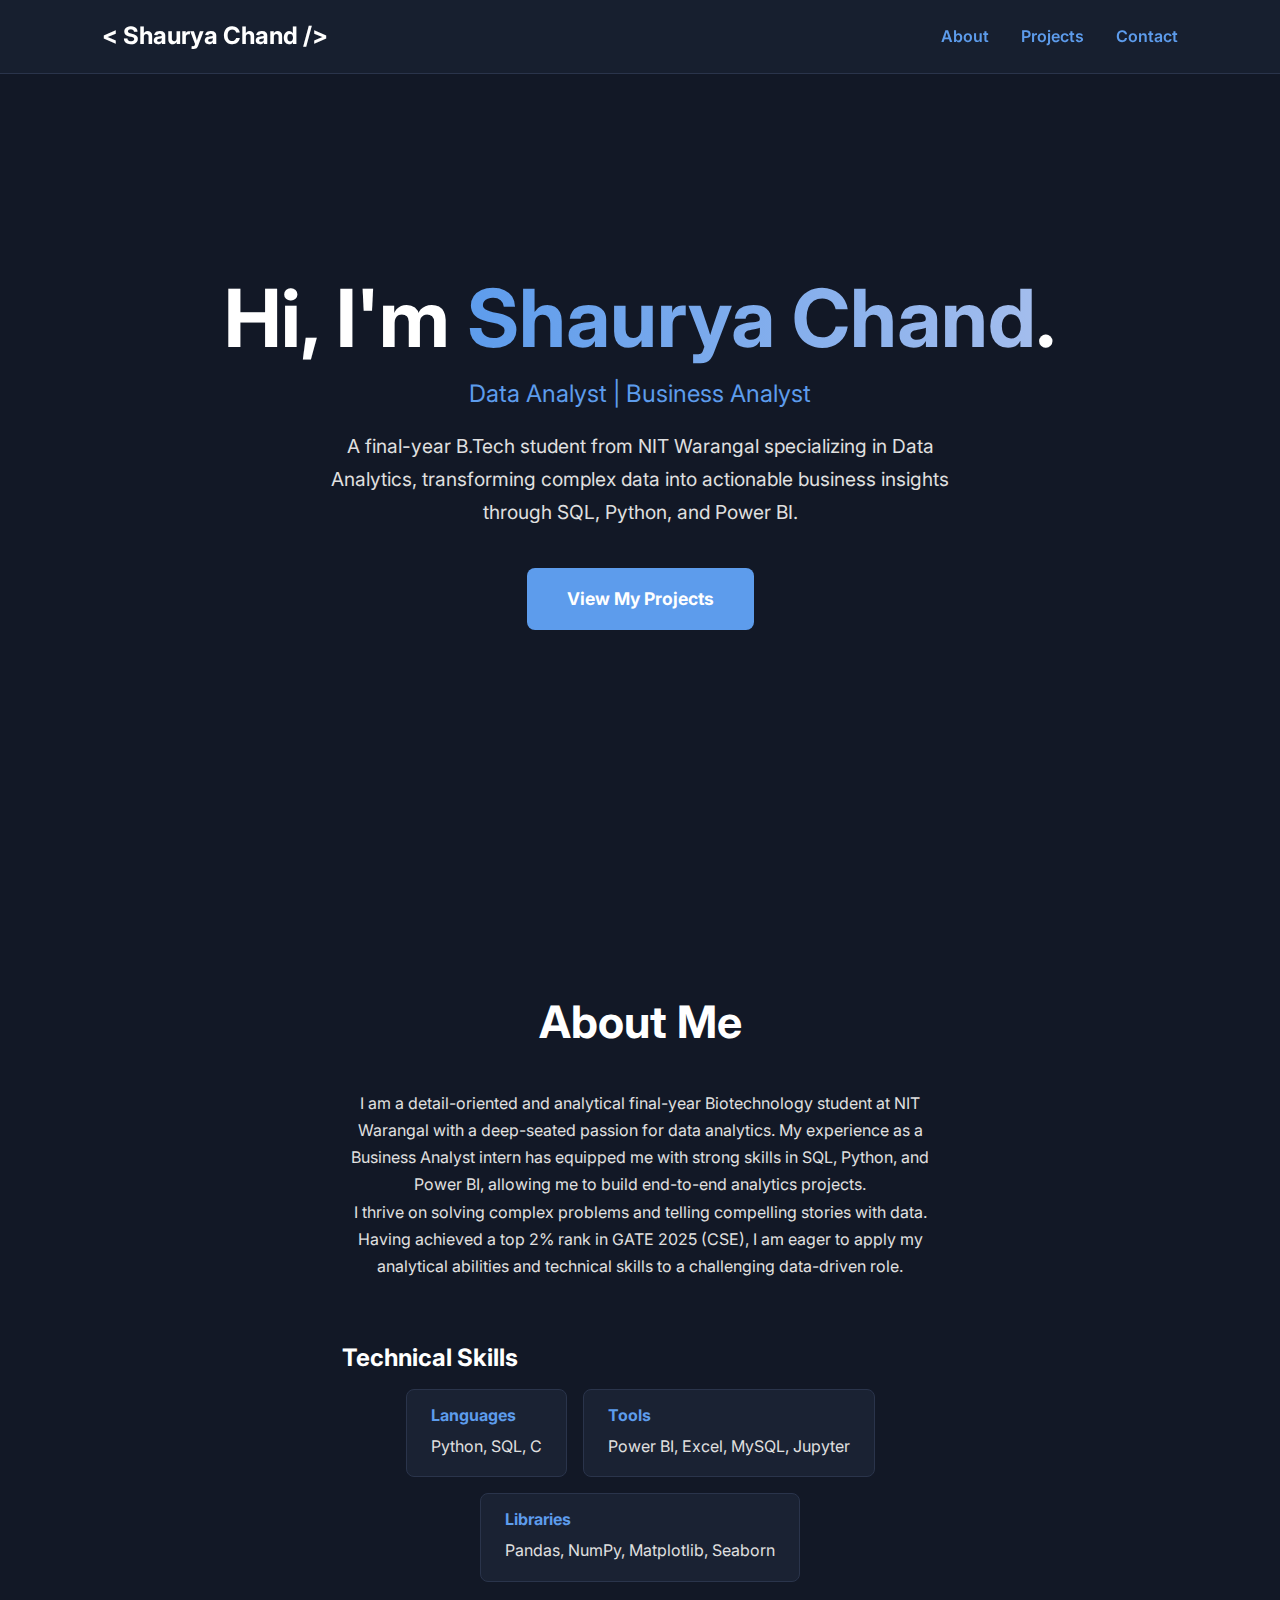
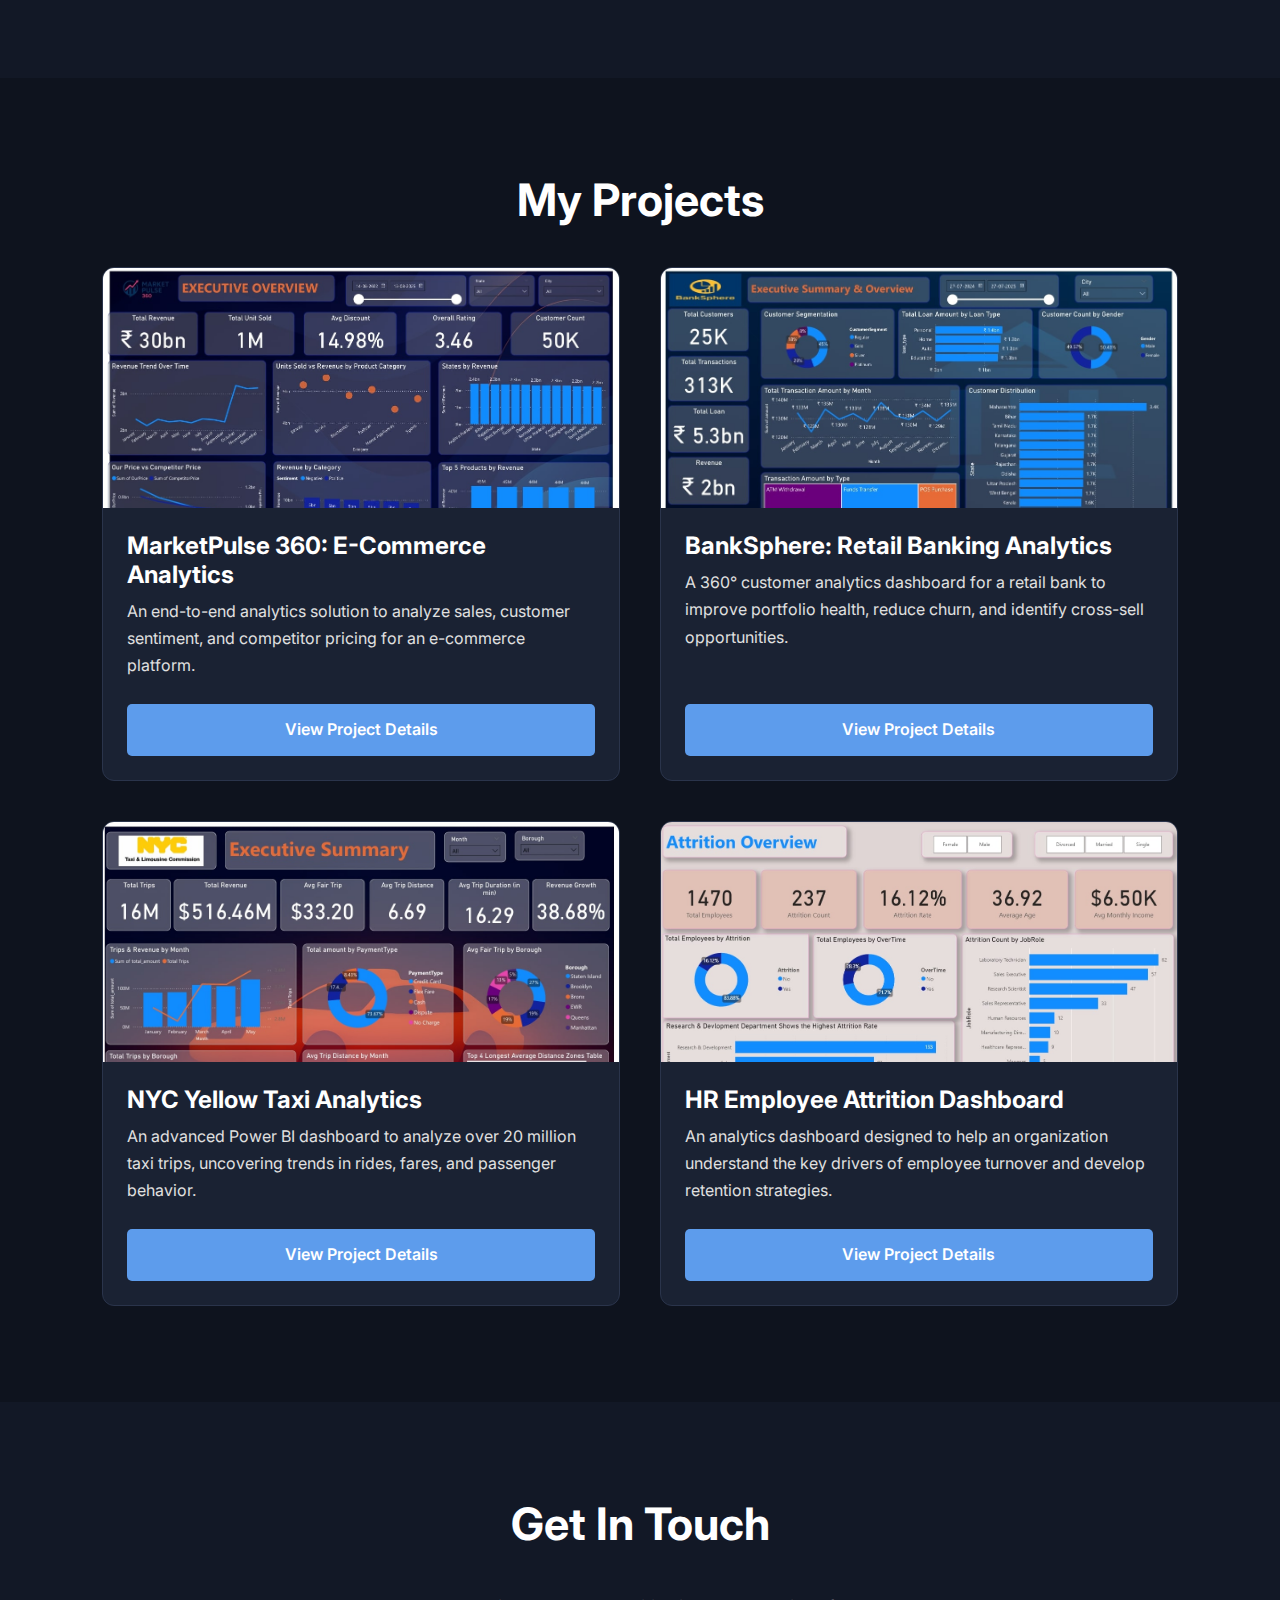
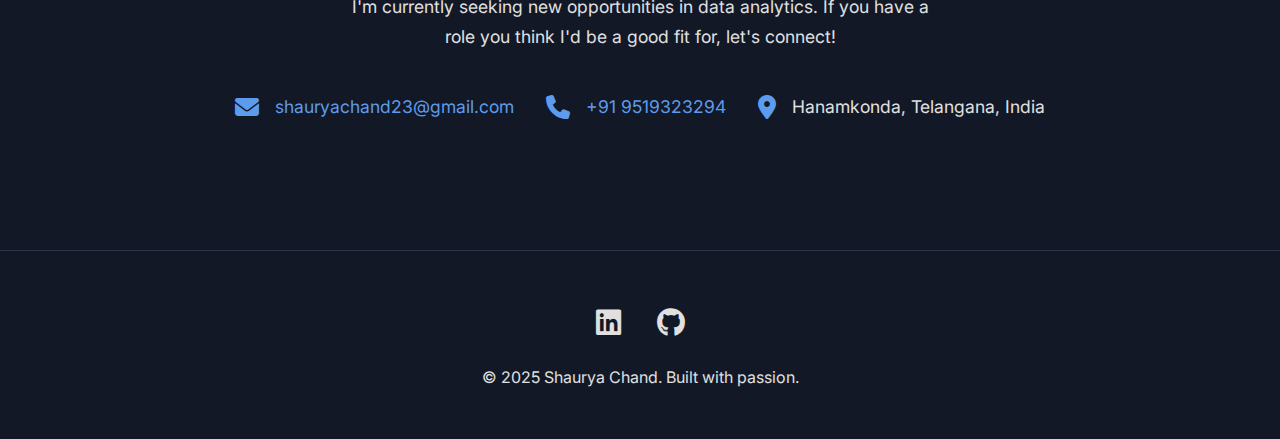
<file: index.html>
<!DOCTYPE html>
<html lang="en">
<head>
    <meta charset="UTF-8">
    <meta name="viewport" content="width=device-width, initial-scale=1.0">
    <title>Shaurya Chand | Data Analyst Portfolio</title>
    <link rel="stylesheet" href="style.css">
    <link rel="preconnect" href="https://fonts.googleapis.com">
    <link rel="preconnect" href="https://fonts.gstatic.com" crossorigin>
    <link href="https://fonts.googleapis.com/css2?family=Inter:wght@300;400;600;700&display=swap" rel="stylesheet">
    <link rel="stylesheet" href="https://cdnjs.cloudflare.com/ajax/libs/font-awesome/6.5.2/css/all.min.css">
</head>
<body>
    <header>
        <nav class="navbar">
            <div class="logo"><a href="index.html">&lt; Shaurya Chand /&gt;</a></div>
            <ul class="nav-links">
                <li><a href="index.html#about">About</a></li>
                <li><a href="index.html#projects">Projects</a></li>
                <li><a href="index.html#contact">Contact</a></li>
            </ul>
        </nav>
    </header>
    <main>
        <section class="hero">
            <div class="hero-content">
                <h1>Hi, I'm <span class="gradient-text">Shaurya Chand</span>.</h1>
                <p class="subtitle">Data Analyst | Business Analyst</p>
                <p class="description">A final-year B.Tech student from NIT Warangal specializing in Data Analytics, transforming complex data into actionable business insights through SQL, Python, and Power BI.</p>
                <a href="#projects" class="cta-button">View My Projects</a>
            </div>
        </section>
        <section id="about" class="about">
            <h2>About Me</h2>
            <div class="about-content">
                <p>I am a detail-oriented and analytical final-year Biotechnology student at NIT Warangal with a deep-seated passion for data analytics. My experience as a Business Analyst intern has equipped me with strong skills in SQL, Python, and Power BI, allowing me to build end-to-end analytics projects.</p>
                <p>I thrive on solving complex problems and telling compelling stories with data. Having achieved a top 2% rank in GATE 2025 (CSE), I am eager to apply my analytical abilities and technical skills to a challenging data-driven role.</p>
            </div>
            <div class="skills-section">
                <h3>Technical Skills</h3>
                <div class="skills-grid">
                    <div class="skill-category"><h4>Languages</h4><p>Python, SQL, C</p></div>
                    <div class="skill-category"><h4>Tools</h4><p>Power BI, Excel, MySQL, Jupyter</p></div>
                    <div class="skill-category"><h4>Libraries</h4><p>Pandas, NumPy, Matplotlib, Seaborn</p></div>
                </div>
            </div>
        </section>
        <section id="projects" class="projects">
            <h2>My Projects</h2>
            <div class="projects-grid">
                <div class="project-card">
                    <img src="project1-img1.jpg" alt="MarketPulse 360 Cover Image" class="project-image">
                    <div class="project-info">
                        <h3>MarketPulse 360: E-Commerce Analytics</h3>
                        <p>An end-to-end analytics solution to analyze sales, customer sentiment, and competitor pricing for an e-commerce platform.</p>
                        <div class="project-links"><a href="project1.html" class="details-button">View Project Details</a></div>
                    </div>
                </div>
                <div class="project-card">
                    <img src="project2-img1.jpg" alt="BankSphere Cover Image" class="project-image">
                    <div class="project-info">
                        <h3>BankSphere: Retail Banking Analytics</h3>
                        <p>A 360° customer analytics dashboard for a retail bank to improve portfolio health, reduce churn, and identify cross-sell opportunities.</p>
                        <div class="project-links"><a href="project2.html" class="details-button">View Project Details</a></div>
                    </div>
                </div>
                <div class="project-card">
                     <img src="project3-img1.jpg" alt="NYC Taxi Cover Image" class="project-image">
                    <div class="project-info">
                        <h3>NYC Yellow Taxi Analytics</h3>
                        <p>An advanced Power BI dashboard to analyze over 20 million taxi trips, uncovering trends in rides, fares, and passenger behavior.</p>
                        <div class="project-links"><a href="project3.html" class="details-button">View Project Details</a></div>
                    </div>
                </div>
                <div class="project-card">
                    <img src="project4-img1.jpg" alt="HR Attrition Cover Image" class="project-image">
                    <div class="project-info">
                        <h3>HR Employee Attrition Dashboard</h3>
                        <p>An analytics dashboard designed to help an organization understand the key drivers of employee turnover and develop retention strategies.</p>
                        <div class="project-links"><a href="project4.html" class="details-button">View Project Details</a></div>
                    </div>
                </div>
            </div>
        </section>
        <section id="contact" class="contact">
            <h2>Get In Touch</h2>
            <p>I'm currently seeking new opportunities in data analytics. If you have a role you think I'd be a good fit for, let's connect!</p>
            <div class="contact-details">
                <div class="contact-item"><i class="fas fa-envelope"></i><a href="mailto:shauryachand23@gmail.com">shauryachand23@gmail.com</a></div>
                <div class="contact-item"><i class="fas fa-phone"></i><a href="tel:+919519323294">+91 9519323294</a></div>
                <div class="contact-item"><i class="fas fa-map-marker-alt"></i><span>Hanamkonda, Telangana, India</span></div>
            </div>
        </section>
    </main>
    <footer>
        <div class="social-links">
            <a href="https://www.linkedin.com/in/shaurya-chand-67b794258/" target="_blank" aria-label="LinkedIn"><i class="fab fa-linkedin"></i></a>
            <a href="https://github.com/shaurya-chand" target="_blank" aria-label="GitHub"><i class="fab fa-github"></i></a>
        </div>
        <p>&copy; 2025 Shaurya Chand. Built with passion.</p>
    </footer>
    <script src="script.js"></script>
</body>
</html>
</file>
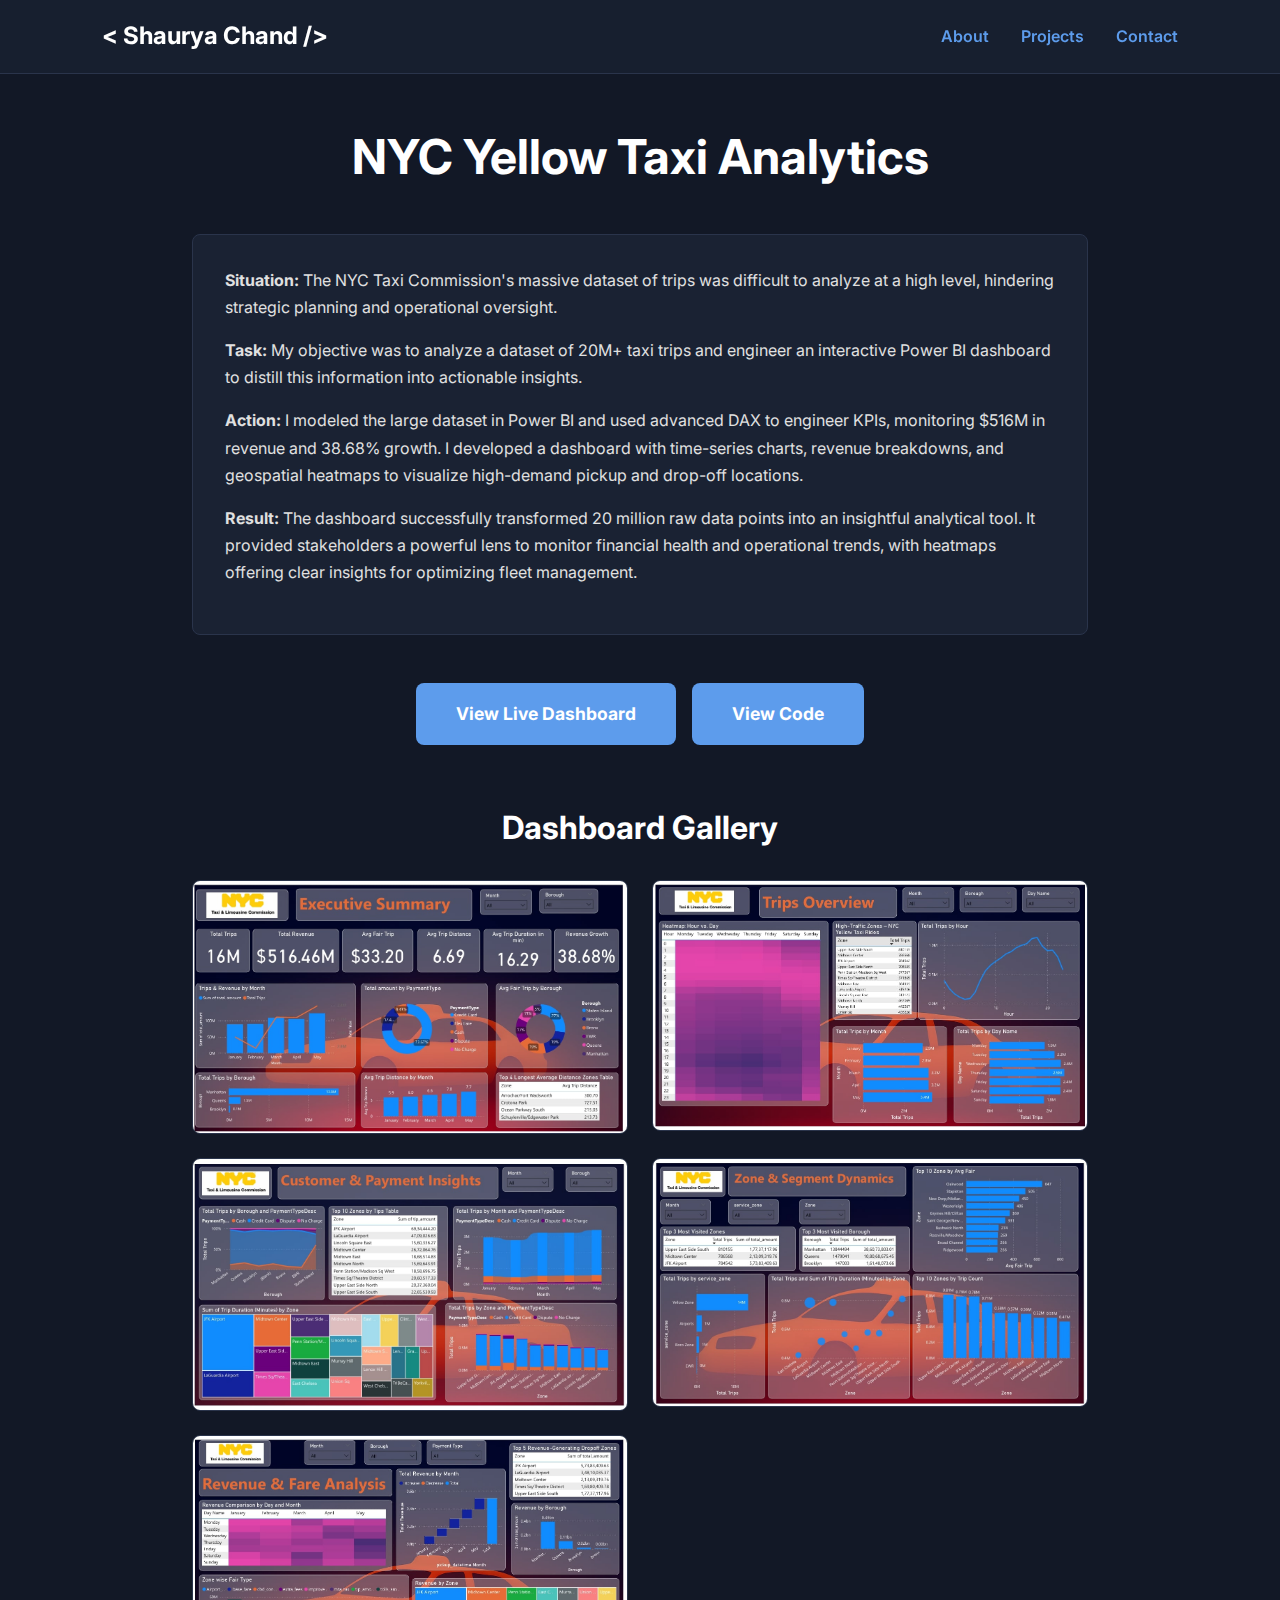
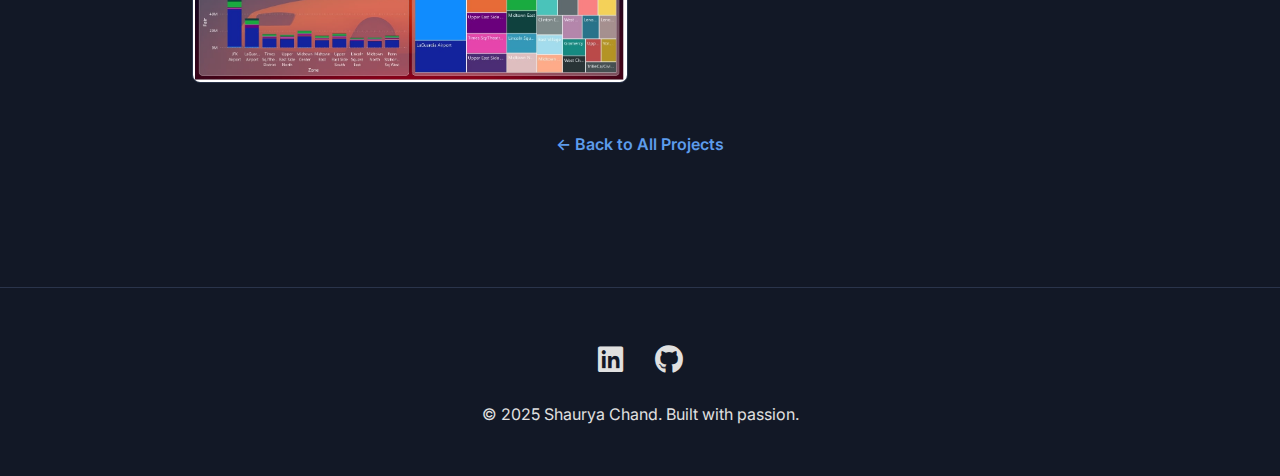
<file: project3.html>
<!DOCTYPE html>
<html lang="en">
<head>
    <meta charset="UTF-8">
    <meta name="viewport" content="width=device-width, initial-scale=1.0">
    <title>Project: MarketPulse 360 | Shaurya Chand</title>
    <link rel="stylesheet" href="style.css">
    <link rel="preconnect" href="https://fonts.googleapis.com">
    <link rel="preconnect" href="https://fonts.gstatic.com" crossorigin>
    <link href="https://fonts.googleapis.com/css2?family=Inter:wght@300;400;600;700&display=swap" rel="stylesheet">
    <link rel="stylesheet" href="https://cdnjs.cloudflare.com/ajax/libs/font-awesome/6.5.2/css/all.min.css">
</head>
<body>
    <header><nav class="navbar"><div class="logo"><a href="index.html">&lt; Shaurya Chand /&gt;</a></div><ul class="nav-links"><li><a href="index.html#about">About</a></li><li><a href="index.html#projects">Projects</a></li><li><a href="index.html#contact">Contact</a></li></ul></nav></header>




<main>
    <section class="project-detail-section">
        <div class="project-header">
            <h1>NYC Yellow Taxi Analytics</h1>
        </div>
        <div class="project-description">
            <p><strong>Situation:</strong> The NYC Taxi Commission's massive dataset of trips was difficult to analyze at a high level, hindering strategic planning and operational oversight.</p>
            <p><strong>Task:</strong> My objective was to analyze a dataset of 20M+ taxi trips and engineer an interactive Power BI dashboard to distill this information into actionable insights.</p>
            <p><strong>Action:</strong> I modeled the large dataset in Power BI and used advanced DAX to engineer KPIs, monitoring $516M in revenue and 38.68% growth. I developed a dashboard with time-series charts, revenue breakdowns, and geospatial heatmaps to visualize high-demand pickup and drop-off locations.</p>
            <p><strong>Result:</strong> The dashboard successfully transformed 20 million raw data points into an insightful analytical tool. It provided stakeholders a powerful lens to monitor financial health and operational trends, with heatmaps offering clear insights for optimizing fleet management.</p>
        </div>
        <div class="project-links-detail">
            <a href="https://app.powerbi.com/view?r=eyJrIjoiODkzZjk0MjctZTRjMS00NzY1LTg5N2ItZTZhNTU2YWI4YWMwIiwidCI6IjMyY2ZmYjVjLTMwMzgtNDFhZC05MWE5LTZlM2VlM2U3NGRkYSJ9" class="cta-button" target="_blank">View Live Dashboard</a>
            <a href="#" class="cta-button" target="_blank">View Code</a>
        </div>
        <div class="gallery">
            <h2>Dashboard Gallery</h2>
            <div class="image-gallery">
                <img src="project3-img1.jpg" alt="NYC Taxi Dashboard Image 1">
                <img src="project3-img2.jpg" alt="NYC Taxi Dashboard Image 2">
                <img src="project3-img3.jpg" alt="NYC Taxi Dashboard Image 3">
                <img src="project3-img4.jpg" alt="NYC Taxi Dashboard Image 4">
                <img src="project3-img5.jpg" alt="NYC Taxi Dashboard Image 5">
            </div>
        </div>
        <a href="index.html#projects" class="back-link">← Back to All Projects</a>
    </section>
</main>

    
<div id="lightbox" class="lightbox">
        <span class="close-btn">&times;</span>
        <img class="lightbox-content" id="lightbox-img">
    </div>
    <footer><div class="social-links"><a href="https://www.linkedin.com/in/shaurya-chand-67b794258/" target="_blank" aria-label="LinkedIn"><i class="fab fa-linkedin"></i></a><a href="https://github.com/shaurya-chand" target="_blank" aria-label="GitHub"><i class="fab fa-github"></i></a></div><p>&copy; 2025 Shaurya Chand. Built with passion.</p></footer>
    <script src="script.js"></script>
</body>

</html>
</file>
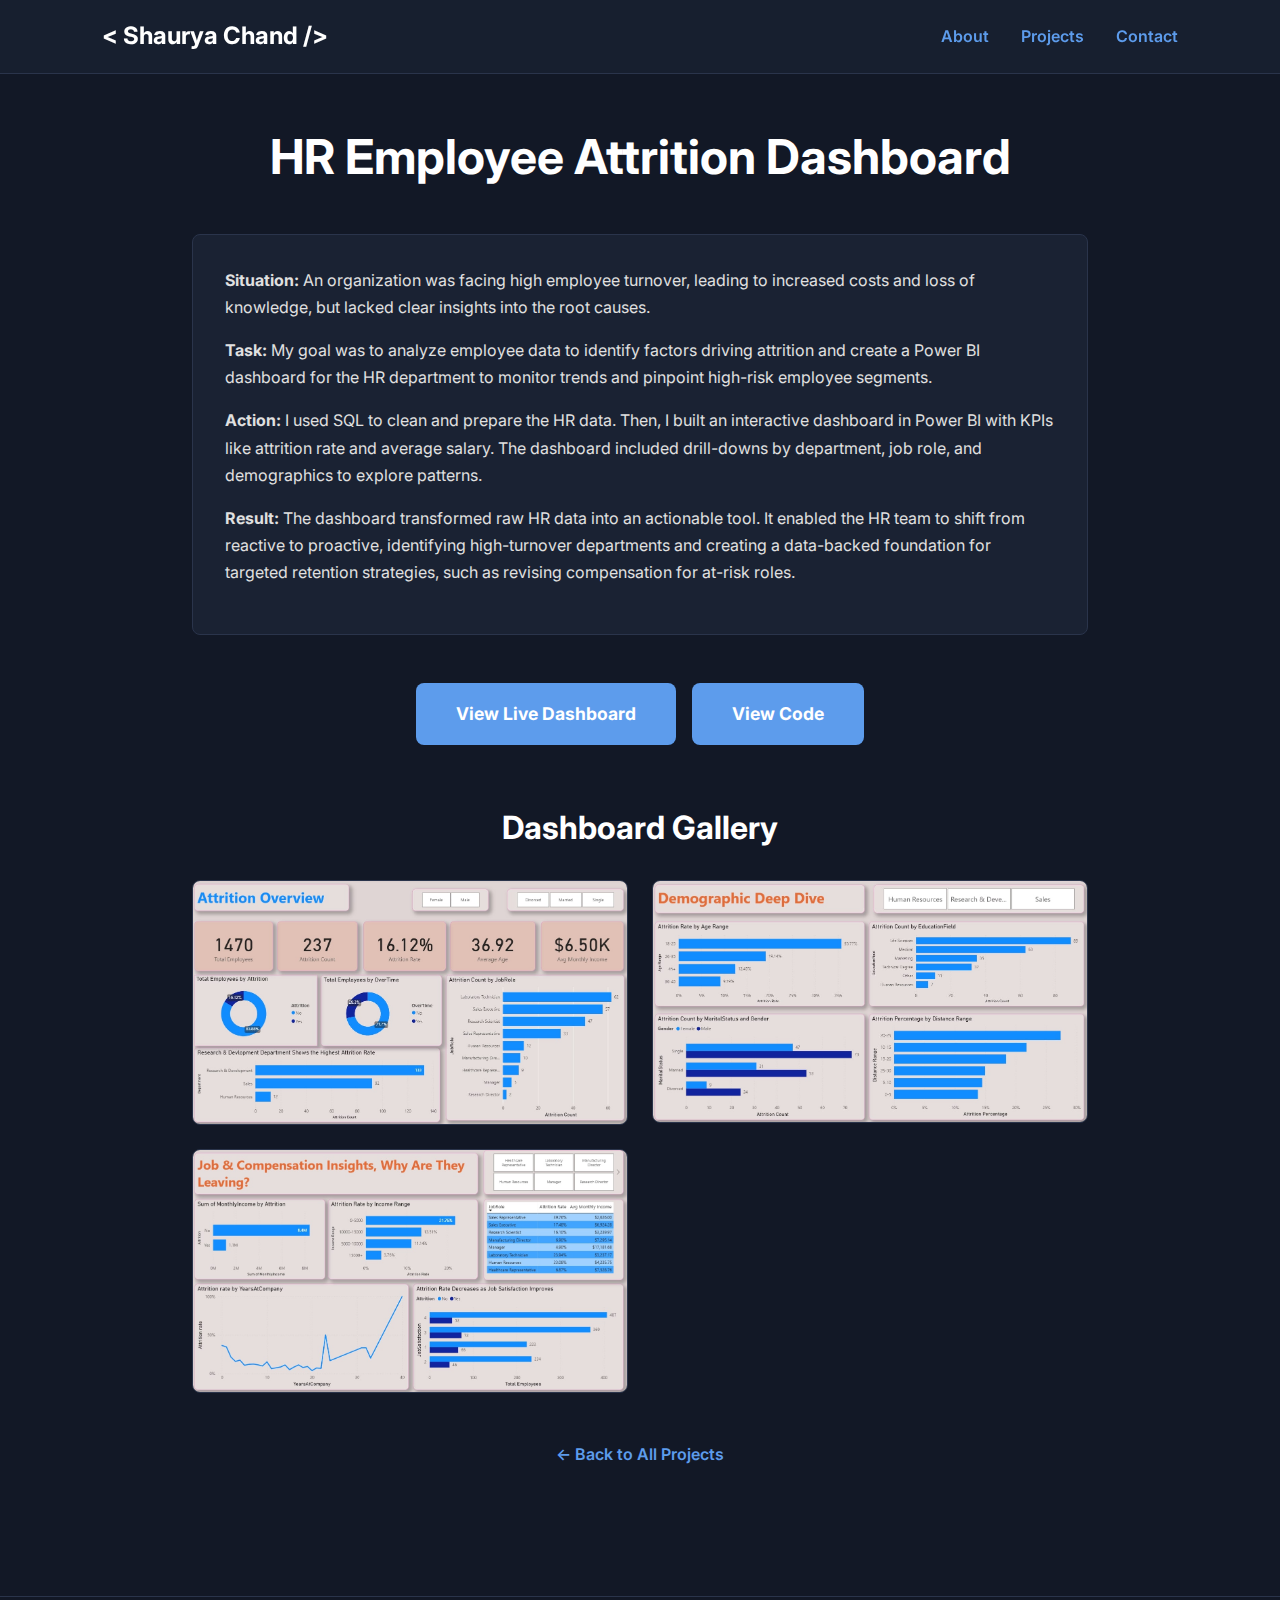
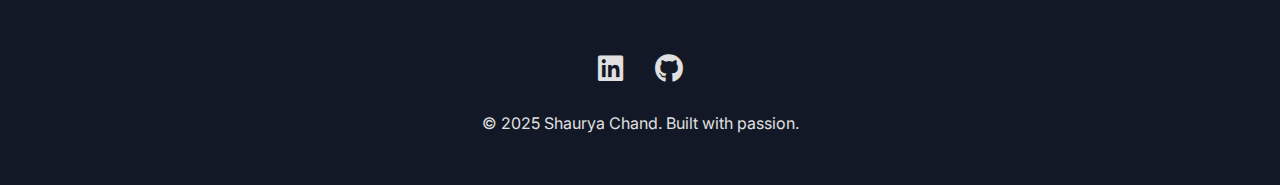
<file: project4.html>
<!DOCTYPE html>
<html lang="en">
<head>
    <meta charset="UTF-8">
    <meta name="viewport" content="width=device-width, initial-scale=1.0">
    <title>Project: MarketPulse 360 | Shaurya Chand</title>
    <link rel="stylesheet" href="style.css">
    <link rel="preconnect" href="https://fonts.googleapis.com">
    <link rel="preconnect" href="https://fonts.gstatic.com" crossorigin>
    <link href="https://fonts.googleapis.com/css2?family=Inter:wght@300;400;600;700&display=swap" rel="stylesheet">
    <link rel="stylesheet" href="https://cdnjs.cloudflare.com/ajax/libs/font-awesome/6.5.2/css/all.min.css">
</head>
<body>
    <header><nav class="navbar"><div class="logo"><a href="index.html">&lt; Shaurya Chand /&gt;</a></div><ul class="nav-links"><li><a href="index.html#about">About</a></li><li><a href="index.html#projects">Projects</a></li><li><a href="index.html#contact">Contact</a></li></ul></nav></header>




<main>
    <section class="project-detail-section">
        <div class="project-header">
            <h1>HR Employee Attrition Dashboard</h1>
        </div>
        <div class="project-description">
            <p><strong>Situation:</strong> An organization was facing high employee turnover, leading to increased costs and loss of knowledge, but lacked clear insights into the root causes.</p>
            <p><strong>Task:</strong> My goal was to analyze employee data to identify factors driving attrition and create a Power BI dashboard for the HR department to monitor trends and pinpoint high-risk employee segments.</p>
            <p><strong>Action:</strong> I used SQL to clean and prepare the HR data. Then, I built an interactive dashboard in Power BI with KPIs like attrition rate and average salary. The dashboard included drill-downs by department, job role, and demographics to explore patterns.</p>
            <p><strong>Result:</strong> The dashboard transformed raw HR data into an actionable tool. It enabled the HR team to shift from reactive to proactive, identifying high-turnover departments and creating a data-backed foundation for targeted retention strategies, such as revising compensation for at-risk roles.</p>
        </div>
        <div class="project-links-detail">
            <a href="https://app.powerbi.com/view?r=eyJrIjoiMDY0M2Y0ODUtNGE4OC00YzE2LThjMjEtMTM3N2Y5ZDY2MWEzIiwidCI6IjMyY2ZmYjVjLTMwMzgtNDFhZC05MWE5LTZlM2VlM2U3NGRkYSJ9" class="cta-button" target="_blank">View Live Dashboard</a>
            <a href="https://github.com/shaurya-chand/HR-Employee-Attrition-Dashboard-" class="cta-button" target="_blank">View Code</a>
        </div>
        <div class="gallery">
            <h2>Dashboard Gallery</h2>
            <div class="image-gallery">
                <img src="project4-img1.jpg" alt="HR Attrition Dashboard Image 1">
                <img src="project4-img2.jpg" alt="HR Attrition Dashboard Image 2">
                <img src="project4-img3.jpg" alt="HR Attrition Dashboard Image 3">
            </div>
        </div>
        <a href="index.html#projects" class="back-link">← Back to All Projects</a>
    </section>
</main>

<div id="lightbox" class="lightbox">
        <span class="close-btn">&times;</span>
        <img class="lightbox-content" id="lightbox-img">
    </div>
    
    <footer><div class="social-links"><a href="https://www.linkedin.com/in/shaurya-chand-67b794258/" target="_blank" aria-label="LinkedIn"><i class="fab fa-linkedin"></i></a><a href="https://github.com/shaurya-chand" target="_blank" aria-label="GitHub"><i class="fab fa-github"></i></a></div><p>&copy; 2025 Shaurya Chand. Built with passion.</p></footer>
    <script src="script.js"></script>
</body>

</html>
</file>
<file: style.css>
:root {
    --primary-color: #5D9CEC;
    --secondary-color: #4A89DC;
    --background-color: #121826;
    --text-color: #E0E0E0;
    --card-bg-color: #1A2233;
    --border-color: #2A344B;
}
* { margin: 0; padding: 0; box-sizing: border-box; }
html { scroll-behavior: smooth; }
body {
    font-family: 'Inter', sans-serif;
    background-color: var(--background-color);
    color: var(--text-color);
    line-height: 1.7;
}
h1, h2, h3, h4 { color: #FFFFFF; line-height: 1.2; }
h2 { font-size: 2.8rem; margin-bottom: 2.5rem; text-align: center; }
h3 { font-size: 1.5rem; margin-bottom: 1rem; }
a { color: var(--primary-color); text-decoration: none; }
section { padding: 6rem 8%; }

/* Navbar */
.navbar { display: flex; justify-content: space-between; align-items: center; padding: 1rem 8%; background-color: rgba(26, 34, 51, 0.7); position: fixed; width: 100%; top: 0; z-index: 1000; backdrop-filter: blur(10px); border-bottom: 1px solid var(--border-color); }
.logo a { font-size: 1.5rem; font-weight: bold; color: #FFFFFF; }
.nav-links { list-style: none; display: flex; }
.nav-links li { margin-left: 2rem; }
.nav-links a { font-weight: 600; transition: color 0.3s ease; }
.nav-links a:hover { color: var(--primary-color); }

/* Hero Section */
.hero { min-height: 100vh; display: flex; align-items: center; justify-content: center; text-align: center; padding: 0 5%; }
.hero-content h1 { font-size: clamp(2.5rem, 8vw, 5rem); margin-bottom: 0.5rem; }
.gradient-text { background: linear-gradient(90deg, var(--primary-color), #a3bded); -webkit-background-clip: text; -webkit-text-fill-color: transparent; }
.hero-content .subtitle { font-size: 1.5rem; color: var(--primary-color); margin-bottom: 1rem; }
.hero-content .description { font-size: 1.2rem; max-width: 650px; margin: 0 auto 2.5rem; }
.cta-button { display: inline-block; background: var(--primary-color); color: #FFFFFF; padding: 1rem 2.5rem; border-radius: 8px; font-size: 1.1rem; font-weight: 700; transition: transform 0.3s ease, box-shadow 0.3s ease; }
.cta-button:hover { transform: translateY(-3px); box-shadow: 0 10px 20px rgba(93, 156, 236, 0.2); }

/* About & Skills Section */
.about { text-align: center; max-width: 800px; margin: 0 auto; }
.skills-section { margin-top: 4rem; text-align: left; }
.skills-grid { display: flex; flex-wrap: wrap; gap: 1rem; justify-content: center; }
.skill-category { background: var(--card-bg-color); padding: 1rem 1.5rem; border-radius: 8px; border: 1px solid var(--border-color); }
.skill-category h4 { color: var(--primary-color); margin-bottom: 0.5rem; }

/* Projects Section */
.projects { background-color: rgba(0,0,0,0.2); }
.projects-grid { display: grid; grid-template-columns: repeat(auto-fit, minmax(380px, 1fr)); gap: 2.5rem; }
.project-card { background-color: var(--card-bg-color); border: 1px solid var(--border-color); border-radius: 12px; overflow: hidden; display: flex; flex-direction: column; transition: transform 0.3s ease, box-shadow 0.3s ease; }
.project-card:hover { transform: translateY(-10px); box-shadow: 0 15px 30px rgba(0,0,0,0.3); }
.project-image { width: 100%; height: 240px; object-fit: cover; object-position: top; }
.project-info { padding: 1.5rem; display: flex; flex-direction: column; flex-grow: 1; }
.project-info h3 { margin-bottom: 0.5rem; }
.project-info p { flex-grow: 1; margin-bottom: 1.5rem; }
.project-links { margin-top: auto; }
.details-button { display: block; text-align: center; background-color: var(--primary-color); color: #fff; padding: 0.8rem; border-radius: 5px; font-weight: 600; transition: background-color 0.3s ease; }
.details-button:hover { background-color: var(--secondary-color); }

/* Contact Section */
.contact { text-align: center; }
.contact p { max-width: 600px; margin: 0 auto 2.5rem; font-size: 1.1rem; }
.contact-details { display: flex; justify-content: center; flex-wrap: wrap; gap: 2rem; }
.contact-item { display: flex; align-items: center; gap: 1rem; font-size: 1.1rem; }
.contact-item i { font-size: 1.5rem; color: var(--primary-color); }

/* Footer */
footer { text-align: center; padding: 3rem 8%; margin-top: 2rem; border-top: 1px solid var(--border-color); }
.social-links { margin-bottom: 1rem; }
.social-links a { font-size: 1.8rem; margin: 0 1rem; color: var(--text-color); transition: color 0.3s ease; }
.social-links a:hover { color: var(--primary-color); }

/* STYLES FOR PROJECT DETAIL PAGES */
.project-detail-section { padding-top: 8rem; max-width: 1100px; margin: 0 auto; }
.project-header { text-align: center; margin-bottom: 3rem; }
.project-header h1 { font-size: 3rem; margin-bottom: 1rem; }
.project-description { background-color: var(--card-bg-color); padding: 2rem; border-radius: 8px; border: 1px solid var(--border-color); margin-bottom: 3rem; }
.project-description p { margin-bottom: 1rem; }
.project-links-detail { display: flex; justify-content: center; gap: 1rem; margin-bottom: 4rem; }
.gallery h2 { text-align: center; margin-bottom: 2rem; font-size: 2rem; }
.image-gallery { display: grid; grid-template-columns: repeat(auto-fit, minmax(350px, 1fr)); gap: 1.5rem; }
.image-gallery img { width: 100%; border-radius: 8px; border: 1px solid var(--border-color); transition: transform 0.3s ease; cursor: pointer; }
.image-gallery img:hover { transform: scale(1.05); }
.back-link { display: inline-block; margin-top: 3rem; text-align: center; width: 100%; font-weight: 600; }

/* STYLES FOR LIGHTBOX */
.lightbox { display: none; position: fixed; z-index: 2000; padding-top: 60px; left: 0; top: 0; width: 100%; height: 100%; overflow: auto; background-color: rgba(0,0,0,0.9); justify-content: center; align-items: center; }
.lightbox-content { margin: auto; display: block; max-width: 85%; max-height: 85%; animation-name: zoom; animation-duration: 0.4s; }
@keyframes zoom { from {transform:scale(0)} to {transform:scale(1)} }
.close-btn { position: absolute; top: 15px; right: 35px; color: #f1f1f1; font-size: 40px; font-weight: bold; transition: 0.3s; cursor: pointer; }
.close-btn:hover, .close-btn:focus { color: #bbb; text-decoration: none; cursor: pointer; }

@media (max-width: 768px) {
    h2 { font-size: 2.2rem; }
    section { padding: 4rem 5%; }
    .nav-links { display: none; }
    .projects-grid { grid-template-columns: 1fr; }
    .project-header h1 { font-size: 2.5rem; }
    .image-gallery { grid-template-columns: 1fr; }
}
</file>
